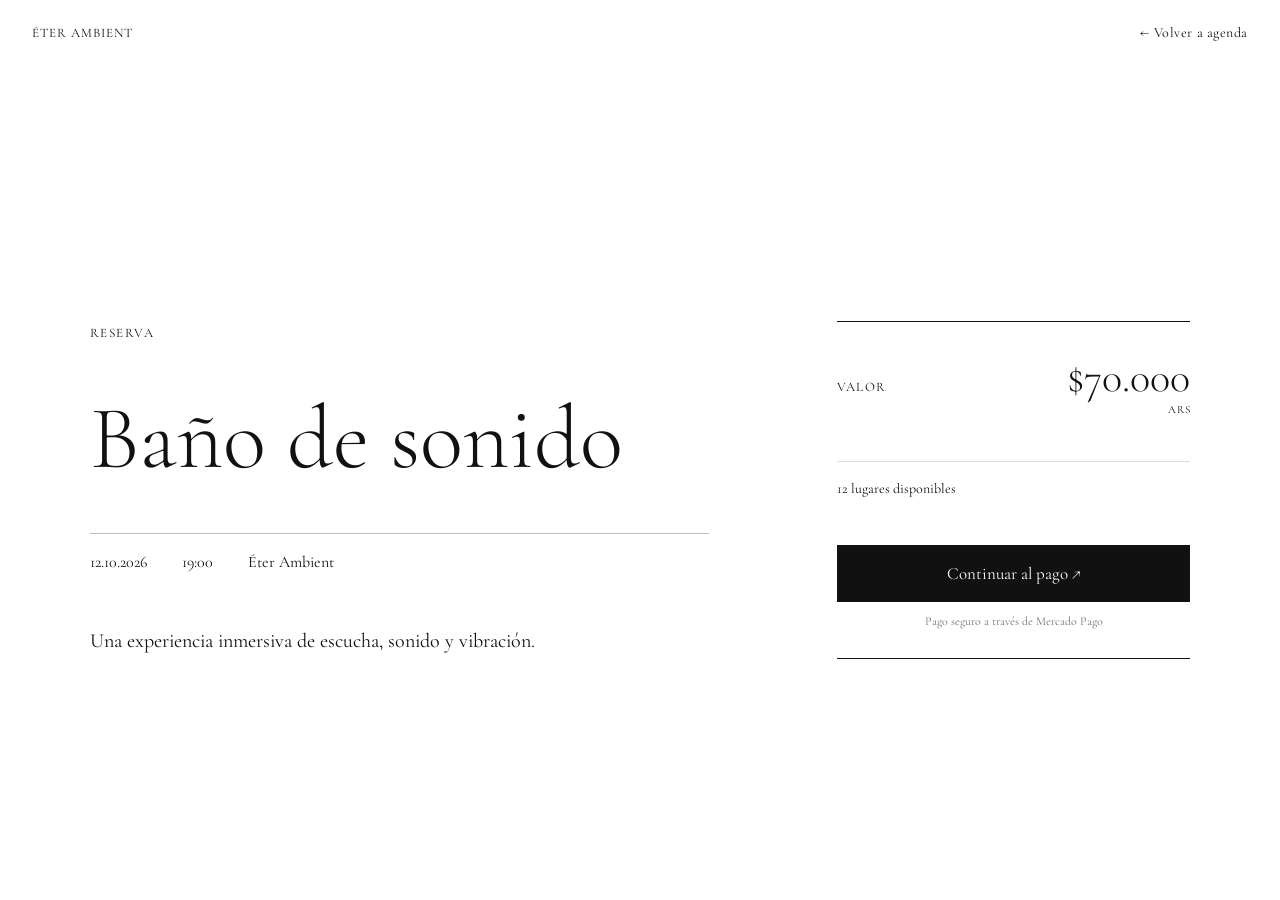
<file: reserva.html>
<!DOCTYPE html>
<html lang="es">
<head>
  <meta charset="UTF-8">
  <meta name="viewport" content="width=device-width, initial-scale=1.0">
  <meta name="color-scheme" content="only light">

  <title>Reservar — Éter Ambient</title>

  <link
    rel="icon"
    type="image/png"
    href="https://res.cloudinary.com/dsppfoxzs/image/upload/v1789863156/ChatGPT_Image_Sep_19_2026_09_08_56_PM_jxjwks.png"
  >

  <link rel="preconnect" href="https://fonts.googleapis.com">
  <link rel="preconnect" href="https://fonts.gstatic.com" crossorigin>
  <link href="https://fonts.googleapis.com/css2?family=Cormorant+Garamond:wght@300;400;500&display=swap" rel="stylesheet">

  <link rel="stylesheet" href="style.css">
</head>

<body class="reservation-page">

  <header class="nav">
    <a class="nav-brand" href="index.html">ÉTER AMBIENT</a>

    <nav class="nav-links">
      <a href="index.html#agenda">← Volver a agenda</a>
    </nav>
  </header>

  <main class="reservation">

    <section class="reservation-info">

      <p class="reservation-label">Reserva</p>

      <h1>Baño de sonido</h1>

      <div class="reservation-details">
        <p>12.10.2026</p>
        <p>19:00</p>
        <p>Éter Ambient</p>
      </div>

      <p class="reservation-description">
        Una experiencia inmersiva de escucha, sonido y vibración.
      </p>

    </section>


    <section class="reservation-checkout">

      <div class="reservation-price">
        <span>Valor</span>
        <strong>$70.000</strong>
        <small>ARS</small>
      </div>

      <div class="reservation-availability">
        <span>12 lugares disponibles</span>
      </div>

      <button class="reservation-button" type="button">
        Continuar al pago ↗︎
      </button>

      <p class="reservation-payment-note">
        Pago seguro a través de Mercado Pago
      </p>

    </section>

  </main>

</body>
</html>
</file>
<file: style.css>
/* =========================
   BASE
========================= */

* {
  margin: 0;
  padding: 0;
  box-sizing: border-box;
}

html {
  color-scheme: light;
}

html {
  scroll-behavior: smooth;
  color-scheme: only light;
  background-color: #ffffff !important;
}

body {
  width: 100%;
  min-height: 100%;
  overflow-x: hidden;
  background-color: #ffffff !important;
  color: #111111 !important;
  font-family: "Cormorant Garamond", Georgia, serif;
  font-weight: 400;
}

a {
  color: inherit;
  text-decoration: none;
}


/* =========================
   NAVEGACIÓN
========================= */

.nav {
  position: fixed;
  top: 0;
  left: 0;

  width: 100%;
  padding: 24px 32px;

  display: flex;
  justify-content: space-between;
  align-items: center;

  z-index: 100;

  font-size: 14px;
  letter-spacing: 0.04em;
}

.nav-brand {
  font-size: 13px;
  letter-spacing: 0.08em;
}

.nav-links {
  display: flex;
  gap: 28px;
}

.nav a {
  transition: opacity 0.3s ease;
}

.nav a:hover {
  opacity: 0.45;
}


/* =========================
   PORTADA
========================= */

.hero {
  width: 100%;
  height: 100svh;

  display: flex;
  flex-direction: column;
  justify-content: center;
  align-items: center;

  padding: 70px 24px 40px;
}

.hero-logo {
  width: min(48vw, 520px);
  aspect-ratio: 1 / 1;

  background-color: #c29548;

  -webkit-mask-image: url("https://res.cloudinary.com/dsppfoxzs/image/upload/v1789863156/ChatGPT_Image_Sep_19_2026_09_08_56_PM_jxjwks.png");
  mask-image: url("https://res.cloudinary.com/dsppfoxzs/image/upload/v1789863156/ChatGPT_Image_Sep_19_2026_09_08_56_PM_jxjwks.png");

  -webkit-mask-size: contain;
  mask-size: contain;

  -webkit-mask-repeat: no-repeat;
  mask-repeat: no-repeat;

  -webkit-mask-position: center;
  mask-position: center;
}

.hero-name {
  width: min(42vw, 440px);
  height: auto;
  display: block;

  margin-top: 35px;
}

.hero-logo,
.hero-name {
  opacity: 0;
  transform: translateY(8px);

  animation: aparecer 1.5s ease forwards;
}

.hero-name {
  animation-delay: 0.25s;
}

@keyframes aparecer {
  to {
    opacity: 1;
    transform: translateY(0);
  }
}


/* =========================
   VIDEO
========================= */

.video-section {
  width: 100%;
  padding: 0 4vw;
}

.video-placeholder {
  width: 100%;
  height: 80vh;

  display: flex;
  align-items: center;
  justify-content: center;

  background: #eeeeeb;

  font-size: 12px;
  letter-spacing: 0.15em;
}


/* =========================
   INTRO
========================= */

.intro {
  min-height: 90vh;

  display: flex;
  align-items: center;
  justify-content: center;

  padding: 12vw 8vw;

  text-align: center;
}

.intro-content {
  max-width: 900px;
}

.intro-phrase {
  font-size: clamp(3rem, 7vw, 7rem);
  font-weight: 300;
  line-height: 0.95;

  margin-bottom: 60px;
}

.intro-text {
  max-width: 620px;
  margin: 0 auto 50px;

  font-size: clamp(1.25rem, 2vw, 1.8rem);
  line-height: 1.4;
}


/* =========================
   BOTONES
========================= */

.button-link {
  display: inline-block;

  padding-bottom: 5px;

  border-bottom: 1px solid #111111;

  font-size: 15px;
  letter-spacing: 0.04em;

  transition: opacity 0.3s ease;
}

.button-link:hover {
  opacity: 0.45;
}


/* =========================
   SECCIONES
========================= */

.section {
  width: 100%;
  min-height: 100vh;

  padding: 120px 7vw;
}

.section-label {
  margin-bottom: 100px;

  font-size: 13px;
  text-transform: uppercase;
  letter-spacing: 0.12em;
}


/* =========================
   EXPERIENCIAS
========================= */

.experiences {
  display: grid;
  grid-template-columns: repeat(4, 1fr);

  width: 100%;

  border-top: 1px solid #bdbdb8;
  border-bottom: 1px solid #bdbdb8;
}

.experience {
  min-height: 430px;

  padding: 28px 28px 35px;

  display: flex;
  flex-direction: column;

  border-right: 1px solid #bdbdb8;
}

.experience:last-child {
  border-right: none;
}

.experience-number {
  font-size: 12px;
  letter-spacing: 0.08em;

  margin-bottom: auto;
}

.experience h2 {
  font-size: clamp(2rem, 3vw, 3.5rem);
  font-weight: 300;
  line-height: 0.95;

  margin-bottom: 25px;
}

.experience p {
  font-size: 17px;
  line-height: 1.4;

  max-width: 280px;
}

/* =========================
   SOBRE ÉTER
========================= */

.about-intro {
  max-width: 900px;

  margin-bottom: 140px;
}

.about-intro h2 {
  font-size: clamp(3rem, 6vw, 6rem);
  font-weight: 300;
  line-height: 0.95;

  margin-bottom: 50px;
}

.about-intro p {
  max-width: 550px;

  font-size: 20px;
  line-height: 1.45;
}

.people {
  display: grid;
  grid-template-columns: 1fr 1fr;

  gap: 6vw;
}

.image-placeholder {
  width: 100%;
  aspect-ratio: 4 / 5;

  background: #eeeeeb;

  margin-bottom: 25px;
}

.person h3 {
  font-size: 32px;
  font-weight: 400;

  margin-bottom: 10px;
}

.person p {
  max-width: 400px;

  font-size: 17px;
  line-height: 1.45;
}

.manifesto-wrapper {
  position: relative;

  width: 100%;
  max-width: 850px;

  padding: 80px 70px;
  margin-bottom: 140px;
}

.manifesto-paper {
  position: absolute;

  top: 18%;
  left: 0;

  width: 100%;
  height: 65%;

  background-image: url("https://res.cloudinary.com/dsppfoxzs/image/upload/v1789908638/ChatGPT_Image_Sep_20_2026_09_49_41_AM_avz67k.png");

  background-size: contain;
  background-position: center;
  background-repeat: no-repeat;

   filter: grayscale(20%);
   opacity: 0.3;

  z-index: 0;

  will-change: transform;
}

.manifesto {
  position: relative;
  z-index: 1;

  max-width: 700px;
  margin-bottom: 0;
}

.manifesto {
  max-width: 700px;
}

.manifesto p {
  max-width: 700px;

  margin-bottom: 24px;

  font-size: 16px;
  line-height: 1.45;
  font-weight: 400;
}

.manifesto-emphasis {
  font-size: 16px !important;
  line-height: 1.45 !important;
  font-weight: 400;

  margin: 24px 0 !important;
}

.manifesto-ending {
  margin-top: 55px;
}

.manifesto-ending p:first-child,
.manifesto-ending p:last-child {
  font-size: 16px;
  line-height: 1.45;
  font-weight: 400;
  text-transform: none;
  letter-spacing: normal;
}

/* =========================
   AGENDA
========================= */

/* AGENDA */

.agenda {
  padding-left: 7vw;
  padding-right: 7vw;
}

.agenda-header {
  display: flex;
  justify-content: space-between;
  align-items: flex-end;
  margin-bottom: 35px;
}

.agenda-header .section-label {
  margin-bottom: 0;
}

.agenda-period {
  font-size: clamp(2rem, 4vw, 4rem);
  font-weight: 300;
  line-height: 1;
}

.agenda-list {
  border-top: 1px solid #bdbdb8;
}

.agenda-row {
  display: grid;
  grid-template-columns: 90px 90px 1.4fr 1.5fr 100px;
  gap: 28px;
  align-items: start;

  padding: 20px 0;

  border-bottom: 1px solid #bdbdb8;
}

.agenda-image {
  width: 70px;
  aspect-ratio: 1 / 1;
  background: #eeeeeb;
}

.agenda-date {
  display: flex;
  flex-direction: column;
}

.agenda-date span {
  font-size: 20px;
  line-height: 1;
}

.agenda-date small {
  margin-top: 4px;
  font-size: 11px;
}

.agenda-title h2 {
  font-size: 22px;
  font-weight: 400;
  line-height: 1;
  margin-bottom: 8px;
}

.agenda-title p,
.agenda-description p {
  font-size: 14px;
  line-height: 1.35;
}

.agenda-description {
  max-width: 300px;
}

.agenda-action {
  display: flex;
  flex-direction: column;
  align-items: flex-end;
  gap: 20px;

  font-size: 14px;
}

.agenda-action a {
  border-bottom: 1px solid #111;
}


/* =========================
   ESPACIO
========================= */

.space-intro {
  max-width: 1000px;

  margin-bottom: 100px;
}

.space-intro h2 {
  font-size: clamp(3rem, 6vw, 6rem);
  font-weight: 300;
  line-height: 0.95;

  margin-bottom: 50px;
}

.space-intro p {
  max-width: 520px;

  font-size: 20px;
  line-height: 1.45;
}

.space-images {
  display: grid;
  grid-template-columns: 1.3fr 0.7fr;

  gap: 30px;

  align-items: end;
}

.space-image {
  width: 100%;
  aspect-ratio: 4 / 5;

  background: #eeeeeb;
}

.space-image:last-child {
  aspect-ratio: 4 / 3;
}


/* =========================
   CONTACTO
========================= */

.contact {
  min-height: 100vh;

  padding: 120px 7vw 50px;

  display: flex;
  flex-direction: column;
}

.contact-main {
  flex: 1;

  display: flex;
  flex-direction: column;
  align-items: flex-start;
  justify-content: center;
}

.contact-main h2 {
  font-size: clamp(2rem, 4vw, 4rem);
  font-weight: 300;
  line-height: .9;
  margin-bottom: 45px;
}

.contact-whatsapp {
  font-size: clamp(1rem, 1.3vw, 1.3rem);
  border-bottom: 1px solid #111;
}

.contact-links {
  display: flex;
  justify-content: space-between;

  padding-top: 30px;

  font-size: 15px;
}

.arrow {
  font-family: "Cormorant Garamond", Georgia, serif;
  font-size: 1em;
  font-weight: 400;
}

/* =========================
   LEGAL
========================= */

.legal-footer {
  margin-top: 80px;
  padding-top: 18px;

  border-top: 1px solid #e2e2de;

  font-size: 12px;
  letter-spacing: 0.03em;
}

.legal-footer sup {
  position: relative;
  top: -0.15em;

  font-size: 7px;
  margin-left: 1px;
}

/* RESERVA */

.reservation-page {
  min-height: 100vh;
}

.reservation {
  min-height: 100vh;
  padding: 150px 7vw 70px;

  display: grid;
  grid-template-columns: 1.4fr .8fr;
  gap: 10vw;
  align-items: center;
}

.reservation-info {
  max-width: 750px;
}

.reservation-label {
  font-size: 13px;
  text-transform: uppercase;
  letter-spacing: .12em;
  margin-bottom: 60px;
}

.reservation-info h1 {
  font-size: clamp(4rem, 7vw, 8rem);
  font-weight: 300;
  line-height: .85;
  margin-bottom: 55px;
}

.reservation-details {
  display: flex;
  gap: 35px;

  padding-top: 18px;
  border-top: 1px solid #bdbdb8;

  font-size: 16px;
}

.reservation-description {
  max-width: 480px;
  margin-top: 55px;

  font-size: 20px;
  line-height: 1.4;
}


/* CHECKOUT */

.reservation-checkout {
  border-top: 1px solid #111;
  border-bottom: 1px solid #111;
  padding: 30px 0;
}

.reservation-price {
  display: grid;
  grid-template-columns: 1fr auto;
  align-items: baseline;
  margin-bottom: 45px;
}

.reservation-price span {
  font-size: 13px;
  text-transform: uppercase;
  letter-spacing: .1em;
}

.reservation-price strong {
  font-size: 42px;
  font-weight: 300;
}

.reservation-price small {
  grid-column: 2;
  text-align: right;
  font-size: 11px;
  letter-spacing: .08em;
}

.reservation-availability {
  padding: 18px 0;
  border-top: 1px solid #deded9;
  font-size: 14px;
}

.reservation-button {
  width: 100%;
  margin-top: 30px;
  padding: 18px 20px;

  background: #111;
  color: #fff;
  border: 0;

  font-family: "Cormorant Garamond", Georgia, serif;
  font-size: 17px;
  cursor: pointer;

  transition: opacity .3s ease;
}

.reservation-button:hover {
  opacity: .75;
}

.reservation-payment-note {
  margin-top: 12px;
  text-align: center;
  font-size: 12px;
  opacity: .6;
}

/* =========================
   MOBILE
========================= */

@media (max-width: 700px) {

  .nav {
  padding: 18px 12px;

  flex-direction: row;
  align-items: center;
  justify-content: center;

  gap: 14px;

  white-space: nowrap;
}

.nav-brand {
  flex-shrink: 0;

  font-size: 9px;
  letter-spacing: 0.06em;
}

.nav-links {
  display: flex;
  width: auto;

  align-items: center;
  justify-content: center;

  gap: 14px;

  overflow: visible;
  white-space: nowrap;

  font-size: 9px;
}


  .hero {
    padding: 60px 20px 30px;
  }

  .hero-logo {
    width: 75vw;
  }

  .hero-name {
  width: 68vw;
  margin-top: 25px;
}


  .video-section {
    padding: 0 20px;
  }

  .video-placeholder {
    height: 65vh;
  }


  .intro {
    min-height: 80vh;
    padding: 100px 25px;
  }

  .intro-phrase {
    margin-bottom: 40px;
  }


  .section {
    min-height: auto;
    padding: 100px 25px;
  }

  .section-label {
    margin-bottom: 60px;
  }


  .experiences {
  grid-template-columns: repeat(2, 1fr);
}

.experience {
  min-height: 300px;

  padding: 18px 15px 22px;
}

.experience:nth-child(2) {
  border-right: none;
}

.experience:nth-child(1),
.experience:nth-child(2) {
  border-bottom: 1px solid #bdbdb8;
}

.experience h2 {
  font-size: clamp(1.7rem, 7vw, 2.5rem);
  margin-bottom: 18px;
}

.experience p {
  font-size: 14px;
  line-height: 1.35;
}

   .manifesto-paper {
  background-size: contain;
  background-position: center;
  background-repeat: no-repeat;
}

  .people {
    grid-template-columns: 1fr;

    gap: 70px;
  }


  /* AGENDA MOBILE */

.agenda {
  padding-left: 25px;
  padding-right: 25px;
  overflow: hidden;
}

.agenda-header {
  align-items: flex-end;
  margin-bottom: 25px;
}

.agenda-period {
  font-size: 28px;
}

.agenda-row {
  grid-template-columns: 65px 1fr auto;
  grid-template-areas:
    "image date date"
    "image title title"
    ". description description"
    ". action action";

  gap: 14px 18px;
  width: 100%;
  padding: 20px 0 25px;
}

.agenda-image {
  grid-area: image;
  width: 65px;
  height: 65px;
}

.agenda-date {
  grid-area: date;
  flex-direction: row;
  align-items: baseline;
  gap: 6px;
}

.agenda-date span {
  font-size: 16px;
}

.agenda-title {
  grid-area: title;
}

.agenda-title h2 {
  font-size: 26px;
  margin-bottom: 4px;
}

.agenda-title p {
  font-size: 14px;
}

.agenda-description {
  grid-area: description;
  max-width: 260px;
}

.agenda-description p {
  font-size: 14px;
}

.agenda-action {
  grid-area: action;
  flex-direction: row;
  justify-content: space-between;
  align-items: center;
  width: 100%;
  margin-top: 8px;
  font-size: 14px;
}


  .space-images {
    grid-template-columns: 1fr;

    gap: 20px;
  }


  .contact {
    padding: 100px 25px 35px;
  }

  .contact-links {
    flex-direction: column;

    gap: 12px;
  }

   /* RESERVA MOBILE */

.reservation {
  min-height: 100svh;
  padding: 120px 25px 50px;

  display: flex;
  flex-direction: column;
  gap: 70px;
  align-items: stretch;
}

.reservation-label {
  margin-bottom: 40px;
}

.reservation-info h1 {
  font-size: clamp(3.2rem, 15vw, 5rem);
  line-height: .85;
  margin-bottom: 40px;
}

.reservation-details {
  display: grid;
  grid-template-columns: 1fr 1fr;
  gap: 8px 20px;
}

.reservation-details p:last-child {
  grid-column: 1 / -1;
}

.reservation-description {
  margin-top: 40px;
  font-size: 18px;
}

.reservation-checkout {
  width: 100%;
}

.reservation-price strong {
  font-size: 36px;
}

.reservation-button {
  padding: 17px 15px;
}

}
</file>
